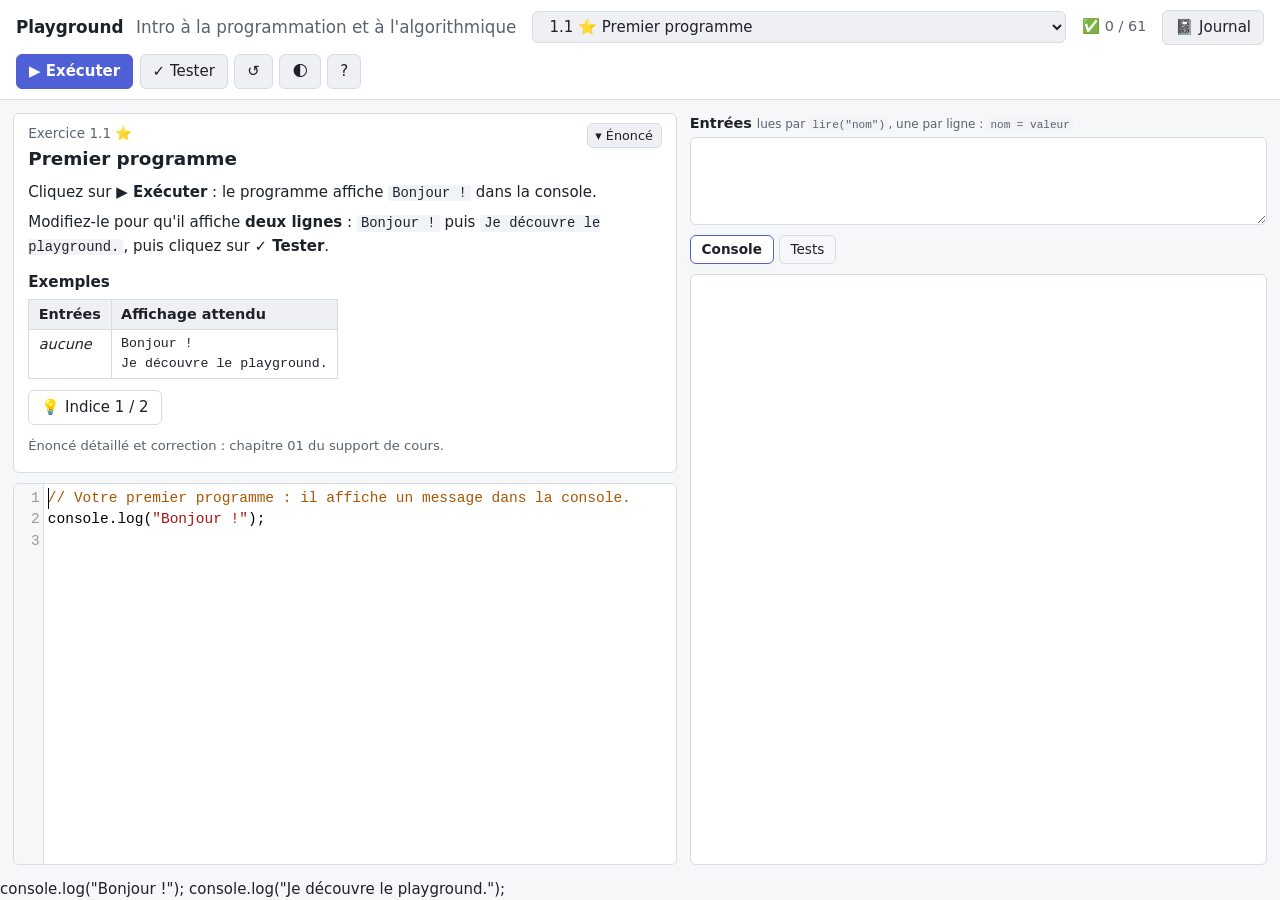
<file: playground/index.html>
<!doctype html>
<html lang="fr">
<head>
  <meta charset="utf-8">
  <meta name="viewport" content="width=device-width, initial-scale=1">
  <title>Playground — Introduction à la programmation et à l'algorithmique</title>
  <script>
    // Le thème choisi est appliqué avant l'affichage, pour éviter un éclair clair.
    try {
      const theme = localStorage.getItem('playground-intro-algo:theme');
      if (theme === 'clair') document.documentElement.dataset.theme = 'light';
      if (theme === 'sombre') document.documentElement.dataset.theme = 'dark';
    } catch (e) {
      // Mémoire indisponible : thème automatique.
    }
  </script>
  <link rel="stylesheet" href="codemirror/lib/codemirror.css">
  <link rel="stylesheet" href="codemirror/theme/material-darker.css">
  <link rel="stylesheet" href="playground.css">
  <link rel="stylesheet" href="schema.css">
</head>
<body>
  <header class="barre">
    <h1>Playground <span>Intro à la programmation et à l'algorithmique</span></h1>
    <label class="choix">
      <span class="sr">Exercice</span>
      <select id="choix-exercice"></select>
    </label>
    <span id="progression" class="progression"></span>
    <button id="btn-journal" title="Mon journal : à télécharger chaque soir et à déposer sur Moodle">📓 Journal</button>
    <div class="actions">
      <button id="btn-executer" class="primaire" title="Exécuter le code (Ctrl+Entrée)">▶ Exécuter</button>
      <button id="btn-tester" title="Lancer les tests de l'exercice">✓ Tester</button>
      <button id="btn-reinitialiser" title="Revenir au code de départ">↺</button>
      <button id="btn-theme" title="Thème">🌓</button>
      <button id="btn-aide" title="Aide">?</button>
    </div>
  </header>

  <main class="espace">
    <section class="gauche">
      <article class="enonce">
        <button id="btn-enonce" class="replier" aria-expanded="true" title="Afficher ou masquer l'énoncé">Énoncé</button>
        <div id="enonce-contenu"></div>
      </article>
      <div class="onglets-code">
        <button data-doc="js" class="actif">JavaScript</button>
        <button data-doc="html">HTML</button>
      </div>
      <div class="editeur"><textarea id="code"></textarea></div>
    </section>

    <section class="droite">
      <div class="entrees">
        <label for="entrees">Entrées <small>lues par <code>lire("nom")</code>, une par ligne : <code>nom = valeur</code></small></label>
        <textarea id="entrees" spellcheck="false"></textarea>
      </div>
      <nav class="onglets" role="tablist">
        <button data-panneau="console" class="actif" role="tab">Console</button>
        <button data-panneau="page" class="onglet-page" role="tab">Page</button>
        <button data-panneau="tests" role="tab">Tests</button>
      </nav>
      <div id="panneau-console" class="panneau console actif" aria-live="polite"></div>
      <div id="panneau-page" class="panneau page"><iframe id="page-iframe" title="Page de l'exercice" sandbox="allow-scripts allow-modals"></iframe></div>
      <div id="panneau-tests" class="panneau tests" aria-live="polite"></div>
      <div id="panneau-reponse" class="panneau-reponse">
        <div id="note-reponse" class="note-reponse" aria-live="polite"></div>
        <div id="schema-conteneur" class="schema-conteneur"></div>
      </div>
    </section>
  </main>

  <dialog id="aide">
    <h2>Aide</h2>
    <h3>Le principe</h3>
    <ol>
      <li>Choisissez un exercice dans la liste, en haut.</li>
      <li>Lisez l'énoncé, écrivez votre code.</li>
      <li><strong>▶ Exécuter</strong> (Ctrl+Entrée) lance votre code : ce qu'il affiche apparaît dans la console.</li>
      <li><strong>✓ Tester</strong> lance les tests de l'exercice : chaque ❌ explique ce qui ne va pas.</li>
      <li>Coincé ? Les indices 💡 sous l'énoncé, puis un coup de pouce sur le Discord ou auprès de Nami. La correction, dans le support de cours, en dernier recours.</li>
    </ol>
    <h3>Lire et écrire</h3>
    <ul>
      <li><code>console.log(valeur)</code> affiche une valeur dans la console : c'est l'<strong>ÉCRIRE</strong> du pseudo-code.</li>
      <li><code>lire("nom")</code> lit la valeur appelée <code>nom</code> dans le panneau <strong>Entrées</strong> : c'est le <strong>LIRE</strong> du pseudo-code. Cette fonction n'existe que dans le playground.</li>
      <li>Dans le panneau <strong>Entrées</strong>, une ligne par entrée : <code>age = 17</code>. Les nombres à virgule s'écrivent avec un point : <code>12.5</code>. Un texte qui ressemble à un nombre s'écrit entre guillemets : <code>code = "75001"</code>.</li>
      <li>Plusieurs valeurs séparées par des virgules, <code>notes = 12, 15, 9</code>, se lisent l'une après l'autre : le premier <code>lire("notes")</code> donne 12, le suivant 15, puis 9.</li>
    </ul>
    <h3>Bon à savoir</h3>
    <ul>
      <li>Votre code est <strong>sauvegardé automatiquement</strong> dans ce navigateur, exercice par exercice. Changer de navigateur ou vider ses données efface la sauvegarde.</li>
      <li><strong>↺</strong> remet le code de départ de l'exercice.</li>
      <li>Le code tourne en <strong>mode strict</strong> : toute variable doit être déclarée avec <code>let</code> ou <code>const</code>.</li>
      <li>Un programme qui ne s'arrête pas (boucle infinie) est interrompu au bout de 3 secondes. En mode page, si l'onglet se fige, fermez-le et rouvrez le playground : votre code est sauvegardé.</li>
      <li>Ctrl+/ commente ou décommente les lignes sélectionnées.</li>
      <li>🌓 change le thème : automatique (celui de votre système), sombre ou clair.</li>
      <li><strong>📓 Journal</strong> : chaque soir, téléchargez votre journal et déposez-le sur Moodle. Vous y cochez aussi votre auto-évaluation « Je sais… ».</li>
    </ul>
    <p><button id="btn-fermer-aide" class="primaire">Fermer</button></p>
  </dialog>

  <dialog id="journal" class="journal">
    <h2>📓 Mon journal</h2>
    <p>Chaque soir, téléchargez votre journal et déposez-le sur Moodle. Il contient tout votre travail depuis le début : vos essais, vos résultats aux tests, vos indices, vos réponses, votre auto-évaluation, avec leurs dates. Une signature permet de vérifier qu'il n'a pas été modifié après coup.</p>
    <p><label for="journal-nom"><strong>Votre prénom et votre nom</strong></label><br>
      <input id="journal-nom" autocomplete="name" placeholder="Prénom Nom"></p>
    <h3>Où vous en êtes</h3>
    <table class="journal-bilan">
      <thead><tr><th>Chapitre</th><th>Terminés</th><th>Commencés</th></tr></thead>
      <tbody id="journal-bilan"></tbody>
    </table>
    <h3>Auto-évaluation : « Je sais… »</h3>
    <p class="petit">Les listes qui terminent chaque chapitre. Cochez ce que vous savez faire, honnêtement : c'est pour vous, et pour savoir quoi revoir.</p>
    <div id="journal-auto" class="journal-auto"></div>
    <p class="journal-actions">
      <button id="btn-telecharger" class="primaire">⬇ Télécharger mon journal</button>
      <button id="btn-fermer-journal">Fermer</button>
    </p>
    <p id="journal-message" class="journal-message" aria-live="polite"></p>
  </dialog>

  <script src="codemirror/lib/codemirror.js"></script>
  <script src="codemirror/mode/javascript/javascript.js"></script>
  <script src="codemirror/mode/xml/xml.js"></script>
  <script src="codemirror/mode/css/css.js"></script>
  <script src="codemirror/mode/htmlmixed/htmlmixed.js"></script>
  <script src="codemirror/addon/edit/matchbrackets.js"></script>
  <script src="codemirror/addon/edit/closebrackets.js"></script>
  <script src="codemirror/addon/edit/closetag.js"></script>
  <script src="codemirror/addon/selection/active-line.js"></script>
  <script src="codemirror/addon/comment/comment.js"></script>
  <script src="moteur.js"></script>
  <script src="schema.js"></script>
  <script src="signature.js"></script>
  <!-- Un fichier par chapitre. Pour en ajouter un : une ligne ici. -->
  <script src="../exercices/01-mise-en-route.js"></script>
  <script src="../exercices/02-qu-est-ce-qu-un-algorithme.js"></script>
  <script src="../exercices/03-la-sequence.js"></script>
  <script src="../exercices/04-les-conditions.js"></script>
  <script src="../exercices/05-les-boucles.js"></script>
  <script src="../exercices/06-les-fonctions.js"></script>
  <script src="../exercices/07-algorithmes-sur-les-tableaux.js"></script>
  <script src="../exercices/08-trier-et-chercher.js"></script>
  <script src="../exercices/09-recursivite-et-complexite.js"></script>
  <script src="../exercices/10-mini-projet.js"></script>
  <script src="playground.js"></script>
</body>
</html>
console.log("Bonjour !");
console.log("Je découvre le playground.");
</file>
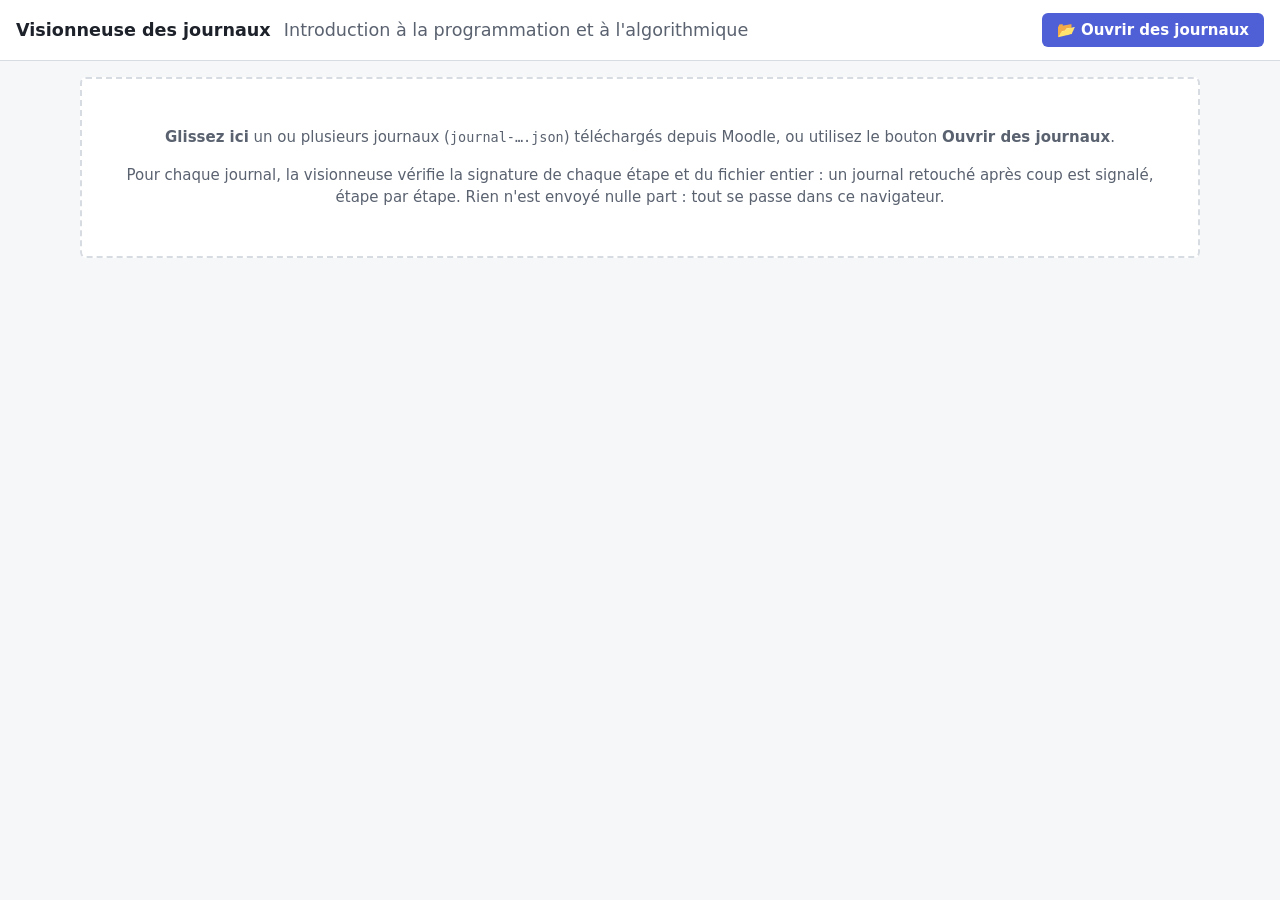
<file: outils/visionneuse-journal.html>
<!doctype html>
<html lang="fr">
<head>
  <meta charset="utf-8">
  <meta name="viewport" content="width=device-width, initial-scale=1">
  <title>Visionneuse des journaux — Introduction à la programmation et à l'algorithmique</title>
  <style>:root{--schema-trait: #1d2129;--schema-texte: #1d2129;--schema-fond-zone: #fbfbfd;--schema-grille: #e6e8ee;--schema-debut: #e2f4e8;--schema-es: #e2ecfb;--schema-action: #ffffff;--schema-decision: #fff3d1;--schema-appel: #eee5fb;--schema-selection: #4f5fd6}@media(prefers-color-scheme:dark){:root:not([data-theme=light]){--schema-trait: #d9d9e0;--schema-texte: #e4e4e8;--schema-fond-zone: #17161b;--schema-grille: #24222a;--schema-debut: #1d3a29;--schema-es: #1c2b45;--schema-action: #26242c;--schema-decision: #3b321c;--schema-appel: #2e2540;--schema-selection: #8393f0}}:root[data-theme=dark]{--schema-trait: #d9d9e0;--schema-texte: #e4e4e8;--schema-fond-zone: #17161b;--schema-grille: #24222a;--schema-debut: #1d3a29;--schema-es: #1c2b45;--schema-action: #26242c;--schema-decision: #3b321c;--schema-appel: #2e2540;--schema-selection: #8393f0}.schema-svg{display:block;font:15px system-ui,-apple-system,Segoe UI,Roboto,sans-serif}.schema-svg.schema-lecture{max-width:100%;height:auto}.schema-forme>*{stroke:var(--schema-trait);stroke-width:1.8;stroke-linejoin:round;fill:var(--schema-action)}.schema-debut>*{fill:var(--schema-debut)}.schema-es>*{fill:var(--schema-es)}.schema-decision>*{fill:var(--schema-decision)}.schema-appel>*{fill:var(--schema-appel)}.schema-forme>.schema-cadre-texte{fill:transparent;stroke:transparent}.schema-texte{fill:var(--schema-texte);stroke:none;user-select:none}.schema-etiquette{font-size:13px;font-style:italic}.schema-vide{fill:var(--schema-trait);opacity:.6;font-style:italic}.schema-trait{fill:none;stroke:var(--schema-trait);stroke-width:1.8}.schema-zone-clic{fill:none;stroke:transparent;stroke-width:14}.schema-pointe{fill:var(--schema-trait)}.schema-fond-etiquette{fill:var(--schema-fond-zone)}.schema-provisoire{stroke-dasharray:6 4}.schema-selection .schema-forme>*,.schema-selection .schema-trait{stroke:var(--schema-selection);stroke-width:2.6}.schema-selection .schema-forme>.schema-cadre-texte{stroke:var(--schema-selection);stroke-dasharray:4 3}.schema-selection .schema-pointe{fill:var(--schema-selection)}.schema-poignee{fill:var(--schema-selection);stroke:var(--schema-fond-zone);stroke-width:2;cursor:move}.schema-editeur{display:flex;flex-direction:column;min-height:0;gap:.35rem}.schema-barre{display:flex;flex-wrap:wrap;gap:.25rem;align-items:center}.schema-barre button{display:inline-flex;align-items:center;gap:.2rem;padding:.2em .5em;min-height:2rem}.schema-barre button.actif{border-color:var(--schema-selection);box-shadow:inset 0 0 0 1px var(--schema-selection)}.schema-icone .schema-forme>*{stroke-width:2.5}.schema-icone-texte{font-size:26px;font-weight:600}.schema-separateur{flex:0 0 .6rem}.schema-aide{margin:0;font-size:.8rem;opacity:.75}.schema-zone{position:relative;flex:1;min-height:14rem;overflow:auto;border:1px solid var(--schema-grille);border-radius:6px;background-color:var(--schema-fond-zone);background-image:radial-gradient(var(--schema-grille) 1px,transparent 1px);background-size:20px 20px;outline:none}.schema-zone:focus-visible{box-shadow:0 0 0 2px var(--schema-selection)}.schema-plan{position:relative}.schema-outil-forme .schema-svg{cursor:crosshair}.schema-outil-fleche .schema-svg{cursor:alias}.schema-noeud{cursor:grab}.schema-lien{cursor:pointer}.schema-saisie{position:absolute;z-index:2;box-sizing:border-box;font:15px system-ui,-apple-system,Segoe UI,Roboto,sans-serif;text-align:center;padding:.3rem;border:2px solid var(--schema-selection);border-radius:4px;background:var(--schema-fond-zone);color:var(--schema-texte);resize:none}:root{--fond: #f6f7f9;--surface: #ffffff;--surface-2: #eef0f4;--texte: #1d2129;--texte-doux: #5a6270;--bordure: #d7dbe2;--accent: #4f5fd6;--ok: #1d7f45;--ok-fond: #e5f5eb;--ko: #b3261e;--ko-fond: #fbe9e7;--encours: #8a5a00;--encours-fond: #fff3d1;--ajout: #e6f6ea;--retrait: #fdecea;--code-fond: #f1f3f7;--rayon: 6px;color-scheme:light}@media(prefers-color-scheme:dark){:root{--fond: #121114;--surface: #1b1a1f;--surface-2: #26242c;--texte: #e4e4e8;--texte-doux: #a3a3ad;--bordure: #34313b;--accent: #8393f0;--ok: #6fd39a;--ok-fond: #17301f;--ko: #ff8a80;--ko-fond: #3a1d1b;--encours: #ffcf70;--encours-fond: #3b321c;--ajout: #16301f;--retrait: #3a1d1b;--code-fond: #212121;color-scheme:dark}}*{box-sizing:border-box}body{margin:0;background:var(--fond);color:var(--texte);font:15px/1.5 system-ui,-apple-system,Segoe UI,Roboto,sans-serif}code,pre{font-family:ui-monospace,Cascadia Code,Consolas,monospace;font-size:.9em;font-variant-ligatures:none}pre{margin:0;white-space:pre-wrap;word-break:break-word}button{font:inherit;color:var(--texte);background:var(--surface-2);border:1px solid var(--bordure);border-radius:var(--rayon);padding:.3em .8em;cursor:pointer}button:hover{border-color:var(--accent)}h2{font-size:1.25rem}h3{font-size:1.05rem;margin:1.2rem 0 .4rem}.entete{display:flex;flex-wrap:wrap;gap:1rem;align-items:center;justify-content:space-between;padding:.8rem 1rem;background:var(--surface);border-bottom:1px solid var(--bordure)}.entete h1{font-size:1.1rem;margin:0}.entete h1 span{font-weight:400;color:var(--texte-doux);margin-left:.4em}.charger input{position:absolute;opacity:0;width:1px;height:1px}.charger span{display:inline-block;background:var(--accent);color:#fff;font-weight:600;border-radius:var(--rayon);padding:.4em 1em;cursor:pointer}@media(prefers-color-scheme:dark){.charger span{color:#121114}}.charger input:focus-visible+span{outline:2px solid var(--accent);outline-offset:2px}main{max-width:72rem;margin:0 auto;padding:1rem}.accueil{background:var(--surface);border:2px dashed var(--bordure);border-radius:var(--rayon);padding:2rem 1.5rem;text-align:center;color:var(--texte-doux)}table{border-collapse:collapse;width:100%;background:var(--surface)}th,td{border:1px solid var(--bordure);padding:.35rem .6rem;text-align:left;vertical-align:top}th,tr.actif td{background:var(--surface-2)}.badge{display:inline-block;border-radius:999px;padding:0 .6em;font-size:.82rem;font-weight:600;white-space:nowrap}.badge.ok{background:var(--ok-fond);color:var(--ok)}.badge.ko{background:var(--ko-fond);color:var(--ko)}.badge.encours{background:var(--encours-fond);color:var(--encours)}.badge.neutre{background:var(--surface-2);color:var(--texte-doux)}.detail{margin-top:1.5rem}.verdict{border-radius:var(--rayon);padding:.6rem .9rem;margin:.6rem 0;font-weight:600}.verdict.ok{background:var(--ok-fond);color:var(--ok)}.verdict.ko{background:var(--ko-fond);color:var(--ko)}.verdict ul{margin:.3rem 0 0;font-weight:400}.meta{color:var(--texte-doux);font-size:.88rem}.onglets{display:flex;gap:.3rem;margin:1rem 0 .6rem;border-bottom:1px solid var(--bordure)}.onglets button{border-bottom:0;border-radius:var(--rayon) var(--rayon) 0 0;background:transparent}.onglets button.actif{background:var(--surface);border-color:var(--accent);font-weight:600}.filtre{display:block;margin:.4rem 0;color:var(--texte-doux);font-size:.9rem}.etape{background:var(--surface);border:1px solid var(--bordure);border-radius:var(--rayon);margin:.4rem 0}.etape.invalide{border-color:var(--ko)}.etape>summary{cursor:pointer;padding:.45rem .7rem;display:flex;flex-wrap:wrap;gap:.4rem .8rem;align-items:center}.etape>summary .titre{font-weight:600}.etape .stats{color:var(--texte-doux);font-size:.85rem}.etape .contenu{padding:0 .9rem .8rem}.code{border:1px solid var(--bordure);border-radius:var(--rayon);background:var(--code-fond);overflow:auto;max-height:28rem}.code table{background:transparent;width:auto;min-width:100%}.code td{border:0;padding:0 .5rem}.code td.num{color:var(--texte-doux);text-align:right;user-select:none;width:1%}.code tr.ajout td{background:var(--ajout)}.code tr.retrait td{background:var(--retrait);text-decoration:line-through;opacity:.8}.code td.signe{width:1%;color:var(--texte-doux)}.historique td:first-child{white-space:nowrap;color:var(--texte-doux);font-size:.88rem}.historique details summary{cursor:pointer;color:var(--accent);font-size:.88rem}.chronologie .jour td{background:var(--surface-2);font-weight:600}.schema-cadre{background:var(--surface);border:1px solid var(--bordure);border-radius:var(--rayon);padding:.5rem;overflow:auto}.auto ul{list-style:none;padding-left:.3rem}.auto li{margin:.15rem 0}.auto .date{color:var(--texte-doux);font-size:.82rem;margin-left:.4rem}.depot{position:fixed;inset:0;background:#4f5fd62e;border:4px dashed var(--accent);display:flex;align-items:center;justify-content:center;font-size:1.6rem;font-weight:700;color:var(--accent);pointer-events:none}.depot[hidden],[hidden]{display:none!important}
</style>
</head>
<body>
  <header class="entete">
    <h1>Visionneuse des journaux <span>Introduction à la programmation et à l'algorithmique</span></h1>
    <label class="charger">
      <input id="fichiers" type="file" accept=".json,application/json" multiple>
      <span>📂 Ouvrir des journaux</span>
    </label>
  </header>

  <main>
    <section id="accueil" class="accueil">
      <p><strong>Glissez ici</strong> un ou plusieurs journaux (<code>journal-….json</code>) téléchargés depuis Moodle, ou utilisez le bouton <strong>Ouvrir des journaux</strong>.</p>
      <p>Pour chaque journal, la visionneuse vérifie la signature de chaque étape et du fichier entier : un journal retouché après coup est signalé, étape par étape. Rien n'est envoyé nulle part : tout se passe dans ce navigateur.</p>
    </section>

    <section id="liste" class="liste" hidden>
      <h2>Journaux ouverts</h2>
      <table>
        <thead><tr><th>Apprenant</th><th>Produit le</th><th>Terminées</th><th>Commencées</th><th>Signature</th><th></th></tr></thead>
        <tbody id="liste-corps"></tbody>
      </table>
    </section>

    <section id="detail" class="detail" hidden></section>
  </main>

  <div id="depot" class="depot" hidden><p>Déposez les journaux</p></div>

  <script>(function(B){"use strict";const p=(function(){for(var n,i=new Uint8Array(123),c=25;c>=0;--c)i[48+c]=52+c,i[65+c]=c,i[97+c]=26+c;i[43]=62,i[47]=63;function b(w,f,A){for(var O,t,k=0,E=f,M=A.length,W=f+(M*3>>2)-(A[M-2]=="=")-(A[M-1]=="=");k<M;k+=4)O=i[A.charCodeAt(k+1)],t=i[A.charCodeAt(k+2)],w[E++]=i[A.charCodeAt(k)]<<2|O>>4,E<W&&(w[E++]=O<<4|t>>2),E<W&&(w[E++]=t<<6|i[A.charCodeAt(k+3)])}function m(w){b(n,66956,"HAE="),b(n,66968,"BAAAAAABAACYL4pCkUQ3cc/7wLWl27XpW8JWOfER8Vmkgj+S1V4cq5iqB9gBW4MSvoUxJMN9DFV0Xb5y/rHegKcG3Jt08ZvBwWmb5IZHvu/GncEPzKEMJG8s6S2qhHRK3KmwXNqI+XZSUT6YbcYxqMgnA7DHf1m/8wvgxkeRp9VRY8oGZykpFIUKtyc4IRsu/G0sTRMNOFNUcwpluwpqdi7JwoGFLHKSoei/oktmGqhwi0vCo1FsxxnoktEkBpnWhTUO9HCgahAWwaQZCGw3Hkx3SCe1vLA0swwcOUqq2E5Pypxb828uaO6Cj3RvY6V4FHjIhAgCx4z6/76Q62xQpPej+b7yeHHG")}function L(w){var f=new ArrayBuffer(131072),A=new Int8Array(f),O=new Int16Array(f),t=new Int32Array(f),k=new Uint8Array(f),E=new Uint16Array(f),M=new Uint32Array(f),W=new Float32Array(f),re=new Float64Array(f),ve=Math.imul,fe=Math.fround,he=Math.abs,ge=Math.clz32,Ae=Math.min,ke=Math.max,me=Math.floor,we=Math.ceil,pe=Math.trunc,ye=Math.sqrt,F=0,U=0,H=0,x=0,C=0,P=0,S=0,q=0,d=0,G=0,J=0;function R(r){var e=0,a=0,o=0,v=0,h=0,s=0,u=0,K=0,N=0,j=0,V=0,$=0;if(A[d+66592|0]=r,d=d+1|0,r=J,e=r,a=r+1|0,r=G+1|0,e=r?e:a,G=r,J=e,(d|0)==64){for(r=0;;){if((r|0)<16){e=r<<2,a=t[e+66592>>2],o=a&-16711936,o=(o&16777215)<<8|(o&-16777216)>>>24,V=e+66656|0,$=l(a&16711935,8)|o,t[V>>2]=$,r=r+1|0;continue}break}for(r=16;;){if((r|0)<64){e=r<<2,a=t[e+66648>>2],o=e+66656|0,v=t[e+66628>>2],h=t[e+66592>>2],e=t[e+66596>>2],V=o,$=(v+(h+(l(e,7)^l(e,18)^e>>>3)|0)|0)+(l(a,17)^l(a,19)^a>>>10)|0,t[V>>2]=$,r=r+1|0;continue}break}for(v=F,r=U,e=H,u=x,h=C,a=P,o=S,K=q;;){if((N|0)<64){s=N<<2,s=t[s+66656>>2]+(t[s+66976>>2]+(((l(h,6)^l(h,11)^l(h,25))+K|0)+(a&h^(h^-1)&o)|0)|0)|0,j=(l(v,2)^l(v,13)^l(v,22))+(r&e^(r&v^e&v))|0,K=o,o=a,a=h,h=s+u|0,u=e,e=r,r=v,v=s+j|0,N=N+1|0;continue}break}F=F+v|0,U=U+r|0,H=H+e|0,x=x+u|0,C=C+h|0,P=P+a|0,S=S+o|0,q=q+K|0,d=0}}function _(r){var e=0,a=0,o=0,v=0,h=0,s=0,u=0;for(e=G,o=J<<3|e>>>29,h=e<<3,R(128);;){if((d|0)!=56){R(0);continue}break}for(e=7;;){if((e|0)>=0){v=e<<3,a=v&31,(v&63)>>>0>=32?a=o>>>a|0:a=((1<<a)-1&o)<<32-a|h>>>a,R(a&255),e=e-1|0;continue}break}e=F,a=e&-16711936,s=r,u=(a&16777215)<<8|(a&-16777216)>>>24|l(e&16711935,8),t[s>>2]=u,e=U,a=e&-16711936,s=r,u=(a&16777215)<<8|(a&-16777216)>>>24|l(e&16711935,8),t[s+4>>2]=u,e=H,a=e&-16711936,s=r,u=(a&16777215)<<8|(a&-16777216)>>>24|l(e&16711935,8),t[s+8>>2]=u,e=x,a=e&-16711936,s=r,u=(a&16777215)<<8|(a&-16777216)>>>24|l(e&16711935,8),t[s+12>>2]=u,e=C,a=e&-16711936,s=r,u=(a&16777215)<<8|(a&-16777216)>>>24|l(e&16711935,8),t[s+16>>2]=u,e=P,a=e&-16711936,s=r,u=(a&16777215)<<8|(a&-16777216)>>>24|l(e&16711935,8),t[s+20>>2]=u,e=S,a=e&-16711936,s=r,u=(a&16777215)<<8|(a&-16777216)>>>24|l(e&16711935,8),t[s+24>>2]=u,a=r,r=q,e=r&-16711936,s=a,u=(e&16777215)<<8|(e&-16777216)>>>24|l(r&16711935,8),t[s+28>>2]=u}function Q(r){for(var e=0,a=0;;){if((a|0)<64){if((a|0)<32)e:{a:switch(a|0){case 0:e=(t[16755]^-1231918729)>>>11&255;break e;case 1:e=(t[16788]^689871844)>>>11&255;break e;case 2:e=(t[16753]^-601848404)>>>23&255;break e;case 3:e=(t[16764]^2080737580)>>>16&255;break e;case 4:e=(t[16759]^8951488)>>>11&255;break e;case 5:e=(t[16796]^-644161973)>>>1&255;break e;case 6:e=(t[16759]^-681050230)>>>8&255;break e;case 7:e=(t[16779]^-1855198456)>>>7&255;break e;case 8:e=(t[16749]^2110160132)>>>24|0;break e;case 9:e=(t[16807]^-1137605436)>>>5&255;break e;case 10:e=(t[16779]^-190807027)>>>11&255;break e;case 11:e=(t[16767]^785047559)>>>12&255;break e;case 12:e=(t[16790]^1132667009)>>>9&255;break e;case 13:e=(t[16785]^381203395)>>>3&255;break e;case 14:e=(t[16789]^-1986994037)>>>23&255;break e;case 15:e=(t[16748]^-118188710)>>>10&255;break e;case 16:e=(t[16793]^-1429360431)>>>3&255;break e;case 17:e=(t[16754]^-1961091968)>>>16&255;break e;case 18:e=(t[16787]^-761077274)>>>11&255;break e;case 19:e=(t[16760]^329038863)>>>9&255;break e;case 20:e=(t[16784]^782203375)>>>6&255;break e;case 21:e=(t[16771]^-662747330)>>>21&255;break e;case 22:e=(t[16792]^-1621844397)&255;break e;case 23:e=(t[16753]^1124972692)>>>18&255;break e;case 24:e=(t[16748]^1595552354)>>>15&255;break e;case 25:e=(t[16768]^-1585480990)>>>16&255;break e;case 26:e=(t[16771]^-1681130749)>>>13&255;break e;case 27:e=(t[16755]^2112665846)>>>13&255;break e;case 28:e=(t[16800]^-296209611)>>>2&255;break e;case 29:e=(t[16796]^-2010281767)>>>5&255;break e;case 30:e=(t[16797]^-1684122254)>>>1&255;break e;case 31:e=(t[16750]^137250023)>>>15&255;break e;default:break a}e=0}else e=0;R(e^r),a=a+1|0;continue}break}}function X(r,e){for(var a=0;;){if((e|0)>(a|0)){R(k[r+a|0]),a=a+1|0;continue}break}}function ne(){return 65536}function ie(){_(66912),F=1779033703,U=-1150833019,H=1013904242,x=-1521486534,C=1359893119,P=-1694144372,S=528734635,q=1541459225,d=0,G=0,J=0,Q(92),X(66912,32),_(66560)}function oe(){F=1779033703,U=-1150833019,H=1013904242,x=-1521486534,C=1359893119,P=-1694144372,S=528734635,q=1541459225,d=0,G=0,J=0,Q(54)}function ce(r){r=r|0,X(1024,(r|0)>=65536?65536:r)}function se(){return 1024}function ue(){return 66560}function l(r,e){var a=0,o=0;return a=e&31,o=(-1<<a&r)>>>a|0,a=r,r=0-e&31,o|(a&-1>>>r)<<r}n=k,m(w);function le(){return f.byteLength>>16}function be(r){r=r|0;var e=le()|0,a=e+r|0;if(e<a&&a<65536){var o=new ArrayBuffer(a<<16),v=new Int8Array(o);v.set(A),A=new Int8Array(o),O=new Int16Array(o),t=new Int32Array(o),k=new Uint8Array(o),E=new Uint16Array(o),M=new Uint32Array(o),W=new Float32Array(o),re=new Float64Array(o),f=o,n=k}return e}return{adresseTampon:se,tailleTampon:ne,adresseSortie:ue,hmacDebut:oe,hmacAjouter:ce,hmacFin:ie,memory:Object.create(Object.prototype,{grow:{value:be},buffer:{get:function(){return f}}})}}var g=L({});return g})(),ee=new TextEncoder;function I(n){const i=ee.encode(n),c=p.tailleTampon(),b=new Uint8Array(p.memory.buffer,p.adresseTampon(),c);p.hmacDebut();for(let g=0;g<i.length;g+=c){const w=i.subarray(g,g+c);b.set(w),p.hmacAjouter(w.length)}p.hmacFin();const m=new Uint8Array(p.memory.buffer,p.adresseSortie(),32);let L="";for(let g=0;g<32;g++)L+=(m[g]<16?"0":"")+m[g].toString(16);return L}function y(n){return n===null||typeof n!="object"?n===void 0?"null":JSON.stringify(n):Array.isArray(n)?"["+n.map(y).join(",")+"]":"{"+Object.keys(n).filter(i=>n[i]!==void 0).sort().map(i=>JSON.stringify(i)+":"+y(n[i])).join(",")+"}"}function T(n,...i){const c=Object.assign({},n);for(const b of i)delete c[b];return c}const z=n=>T(n,"etapes","autoEvaluation","signatureFichier"),D=n=>I(`etape
`+y(T(n,"signature"))),Y=n=>I(`auto-evaluation
`+y(T(n,"signature"))),Z=n=>I(`fichier
`+y(T(n,"signatureFichier")));function ae(n){let i=I(`entete
`+y(z(n)));for(const c of n.etapes)c.precedente=i,c.signature=D(c),i=c.signature;return n.autoEvaluation&&(n.autoEvaluation.precedente=i,n.autoEvaluation.signature=Y(n.autoEvaluation)),n.signatureFichier=Z(n),n}function te(n){if(!n||typeof n!="object"||!Array.isArray(n.etapes)||n.format!=="journal-intro-algo")return{valide:!1,erreur:"Ce fichier n'est pas un journal du cours."};const i={valide:!0,fichier:Z(n)===n.signatureFichier,etapes:[],autoEvaluation:null};let c=I(`entete
`+y(z(n)));i.entete=n.etapes.length?n.etapes[0].precedente===c:i.fichier;for(const b of n.etapes){const m={id:b.id,signature:D(b)===b.signature,chaine:b.precedente===c};m.valide=m.signature&&m.chaine,i.etapes.push(m),c=b.signature}if(n.autoEvaluation){const b=n.autoEvaluation;i.autoEvaluation={signature:Y(b)===b.signature,chaine:b.precedente===c},i.autoEvaluation.valide=i.autoEvaluation.signature&&i.autoEvaluation.chaine}return i.valide=i.fichier&&i.entete&&i.etapes.every(b=>b.valide)&&(!i.autoEvaluation||i.autoEvaluation.valide),i}B.Signature={version:1,canonique:y,signerJournal:ae,verifierJournal:te}})(typeof window!="undefined"?window:globalThis);
</script>
<script>(function(oe){"use strict";const B="http://www.w3.org/2000/svg",ce='15px system-ui, -apple-system, "Segoe UI", Roboto, sans-serif',L={debut:{nom:"D\xE9but / fin",texte:"D\xE9but",touche:"D"},es:{nom:"Entr\xE9e / sortie",texte:"Lire \u2026",touche:"E"},action:{nom:"Action",texte:"action",touche:"R"},decision:{nom:"D\xE9cision",texte:"condition ?",touche:"L"},appel:{nom:"Appel de fonction",texte:"fonction()",touche:"F"},texte:{nom:"Texte libre",texte:"texte",touche:"T"}};let G=null;function U(i){return G||(G=document.createElement("canvas").getContext("2d"),G.font=ce),G.measureText(i).width}function V(i){return String(i.texte==null?"":i.texte).split(`
`)}function T(i){const r=V(i),t=Math.max(...r.map(U),20),l=r.length*19;switch(i.type){case"debut":return{l:Math.max(90,t+44),h:Math.max(40,l+18)};case"es":return{l:Math.max(110,t+56),h:Math.max(44,l+20)};case"decision":return{l:Math.max(120,2*t+24),h:Math.max(64,2*l+16)};case"appel":return{l:Math.max(110,t+44),h:Math.max(44,l+20)};case"texte":return{l:t+12,h:l+8};default:return{l:Math.max(100,t+32),h:Math.max(44,l+20)}}}function X(i,r,t){const{l,h:o}=T(i),n=r-i.x,a=t-i.y;if(!n&&!a)return{x:i.x,y:i.y};let u;return i.type==="decision"?u=1/(Math.abs(n)/(l/2)+Math.abs(a)/(o/2)):u=Math.min(Math.abs(n)?l/2/Math.abs(n):1/0,Math.abs(a)?o/2/Math.abs(a):1/0),{x:i.x+n*u,y:i.y+a*u}}function Z(i,r){const t=r.get(i.de),l=r.get(i.vers);if(!t||!l)return null;const o=(t.x+l.x)/2+(i.courbe?i.courbe.dx:0),n=(t.y+l.y)/2+(i.courbe?i.courbe.dy:0),a=!!(i.courbe&&(i.courbe.dx||i.courbe.dy)),u=X(t,a?o:l.x,a?n:l.y),f=X(l,a?o:t.x,a?n:t.y),M=a?{x:2*o-(u.x+f.x)/2,y:2*n-(u.y+f.y)/2}:null,A=a?{x:o,y:n}:{x:(u.x+f.x)/2,y:(u.y+f.y)/2},g=M||u,m=Math.atan2(f.y-g.y,f.x-g.x);return{p0:u,p2:f,c:M,milieu:A,angle:m}}function x(i,r,t){const l=document.createElementNS(B,i);for(const o in r)l.setAttribute(o,r[o]);return t&&t.appendChild(l),l}function H(i,r,t,l,o,n){const a=x("g",{class:"schema-forme schema-"+i},l),u=o-r/2,f=n-t/2;if(i==="debut")x("rect",{x:u,y:f,width:r,height:t,rx:t/2,ry:t/2},a);else if(i==="es"){const M=Math.min(16,r/6);x("polygon",{points:[[u+M,f],[u+r,f],[u+r-M,f+t],[u,f+t]].join(" ")},a)}else i==="decision"?x("polygon",{points:[[o,f],[u+r,n],[o,f+t],[u,n]].join(" ")},a):i==="appel"?(x("rect",{x:u,y:f,width:r,height:t,rx:3},a),x("line",{x1:u+9,y1:f,x2:u+9,y2:f+t},a),x("line",{x1:u+r-9,y1:f,x2:u+r-9,y2:f+t},a)):i==="texte"?x("rect",{x:u,y:f,width:r,height:t,class:"schema-cadre-texte"},a):x("rect",{x:u,y:f,width:r,height:t,rx:4},a);return a}function O(i,r,t,l,o){const n=x("text",{x:r,y:t-(i.length-1)*19/2,class:o||"schema-texte","text-anchor":"middle","dominant-baseline":"central"},l);return i.forEach((a,u)=>{const f=x("tspan",{x:r,dy:u?19:0},n);f.textContent=a||" "}),n}function Q(i,r){const t=x("g",{class:"schema-noeud","data-id":i.id},r),{l,h:o}=T(i);return H(i.type,l,o,t,i.x,i.y),O(V(i),i.x,i.y,t),t}function W(i,r,t){const l=Z(i,r);if(!l)return null;const o=x("g",{class:"schema-lien","data-id":i.id},t),{p0:n,p2:a,c:u}=l,f=u?`M${n.x},${n.y} Q${u.x},${u.y} ${a.x},${a.y}`:`M${n.x},${n.y} L${a.x},${a.y}`;x("path",{d:f,class:"schema-zone-clic"},o),x("path",{d:f,class:"schema-trait"},o);const M=l.angle,A=[[a.x,a.y],[a.x-12*Math.cos(M-.4),a.y-12*Math.sin(M-.4)],[a.x-12*Math.cos(M+.4),a.y-12*Math.sin(M+.4)]];if(x("polygon",{points:A.join(" "),class:"schema-pointe"},o),i.texte){const g=String(i.texte).split(`
`),m=Math.max(...g.map(U))+10,y=g.length*19+2;x("rect",{x:l.milieu.x-m/2,y:l.milieu.y-y/2,width:m,height:y,rx:3,class:"schema-fond-etiquette"},o),O(g,l.milieu.x,l.milieu.y,o,"schema-texte schema-etiquette")}return{g:o,geo:l}}function z(i){return new Map((i.noeuds||[]).map(r=>[r.id,r]))}function F(i){const r=i&&typeof i=="object"?i:{},t=Array.isArray(r.noeuds)?r.noeuds.filter(n=>n&&L[n.type]&&isFinite(n.x)&&isFinite(n.y)):[],l=new Set(t.map(n=>n.id)),o=Array.isArray(r.liens)?r.liens.filter(n=>n&&l.has(n.de)&&l.has(n.vers)):[];return{noeuds:t.map(n=>({id:String(n.id),type:n.type,x:+n.x,y:+n.y,texte:String(n.texte==null?"":n.texte)})),liens:o.map(n=>{const a={id:String(n.id),de:String(n.de),vers:String(n.vers),texte:String(n.texte==null?"":n.texte)};return n.courbe&&isFinite(n.courbe.dx)&&isFinite(n.courbe.dy)&&(a.courbe={dx:+n.courbe.dx,dy:+n.courbe.dy}),a})}}function re(i){const r=F(i),t=x("svg",{class:"schema-svg schema-lecture",xmlns:B});if(!r.noeuds.length)return t.setAttribute("viewBox","0 0 300 40"),O(["(sch\xE9ma vide)"],150,20,t,"schema-texte schema-vide"),t;const l=z(r);let o=1/0,n=1/0,a=-1/0,u=-1/0;const f=(m,y)=>{o=Math.min(o,m),n=Math.min(n,y),a=Math.max(a,m),u=Math.max(u,y)};for(const m of r.noeuds){const{l:y,h:C}=T(m);f(m.x-y/2,m.y-C/2),f(m.x+y/2,m.y+C/2)}const M=x("g",{},t);for(const m of r.liens){const y=W(m,l,M);y&&y.geo.c&&f(y.geo.milieu.x,y.geo.milieu.y)}const A=x("g",{},t);r.noeuds.forEach(m=>Q(m,A));const g=20;return t.setAttribute("viewBox",[o-g,n-g,a-o+2*g,u-n+2*g].join(" ")),t.setAttribute("width",Math.round(a-o+2*g)),t}function ae(i,r){r=r||{};let t=F(r.modele),l="selection",o=null,n=null,a=null;const u=[],f=[];let M=Date.now()%1e5;const A=e=>e+(++M).toString(36);i.classList.add("schema-editeur"),i.innerHTML="";const g=document.createElement("div");g.className="schema-barre";const m=document.createElement("p");m.className="schema-aide",m.textContent="Choisissez une forme, puis cliquez dans la zone. Double-clic : \xE9crire dans une forme ou sur une fl\xE8che. Fl\xE8che : glissez d'une forme \xE0 une autre. Suppr : effacer. Ctrl+Z : annuler.";const y=document.createElement("div");y.className="schema-zone",y.tabIndex=0;const C=document.createElement("div");C.className="schema-plan";const b=x("svg",{class:"schema-svg",xmlns:B});C.appendChild(b),y.appendChild(C),i.append(g,m,y);const J={};function D(e,c,s,d,h){const p=document.createElement("button");if(p.type="button",p.title=s,p.setAttribute("aria-label",s),h){const I=x("svg",{width:26,height:18,viewBox:"0 0 52 36",class:"schema-icone"});h(I),p.appendChild(I)}return c&&p.appendChild(document.createTextNode(c)),p.addEventListener("click",d),g.appendChild(p),J[e]=p,p}D("selection","\u2196","S\xE9lectionner et d\xE9placer (V)",()=>S("selection"));for(const e of Object.keys(L))D(e,"",L[e].nom+" ("+L[e].touche+")",()=>S(e),c=>{e==="texte"?O(["T"],26,18,c,"schema-texte schema-icone-texte"):H(e,e==="decision"?46:44,e==="decision"?32:26,c,26,18)});D("fleche","\u2192","Fl\xE8che : glisser d'une forme \xE0 une autre (A)",()=>S("fleche"));const _=document.createElement("span");_.className="schema-separateur",g.appendChild(_),D("supprimer","\u{1F5D1}","Supprimer la s\xE9lection (Suppr)",()=>ne()),D("annuler","\u21B6","Annuler (Ctrl+Z)",()=>j()),D("retablir","\u21B7","R\xE9tablir (Ctrl+Y)",()=>K());function S(e){l=e;for(const c in J)J[c].classList.toggle("actif",c===e);y.classList.toggle("schema-outil-forme",!!L[e]),y.classList.toggle("schema-outil-fleche",e==="fleche"),y.focus()}const N=()=>JSON.stringify(t);function P(){u.push(N()),u.length>60&&u.shift(),f.length=0}function k(){w(),r.surChangement&&r.surChangement(JSON.parse(N()))}function j(){u.length&&(f.push(N()),t=JSON.parse(u.pop()),o=null,k())}function K(){f.length&&(u.push(N()),t=JSON.parse(f.pop()),o=null,k())}function w(){for(;b.firstChild;)b.removeChild(b.firstChild);const e=z(t);let c=1100,s=760;for(const h of t.noeuds)c=Math.max(c,h.x+240),s=Math.max(s,h.y+200);b.setAttribute("width",c),b.setAttribute("height",s),C.style.width=c+"px",C.style.height=s+"px";const d=x("g",{},b);for(const h of t.liens){const p=W(h,e,d);p&&o&&o.type==="lien"&&o.id===h.id&&(p.g.classList.add("schema-selection"),x("circle",{cx:p.geo.milieu.x,cy:p.geo.milieu.y,r:6,class:"schema-poignee","data-poignee":h.id},d))}for(const h of t.noeuds){const p=Q(h,d);o&&o.type==="noeud"&&o.id===h.id&&p.classList.add("schema-selection")}if(n&&n.type==="fleche"&&n.courant){const h=e.get(n.de);x("line",{x1:h.x,y1:h.y,x2:n.courant.x,y2:n.courant.y,class:"schema-trait schema-provisoire"},d)}}function Y(e){const c=b.getBoundingClientRect();return{x:e.clientX-c.left,y:e.clientY-c.top}}const R=e=>Math.round(e/10)*10;function ee(e){const c=e.target.closest("[data-poignee]");if(c)return{type:"poignee",id:c.getAttribute("data-poignee")};const s=e.target.closest(".schema-noeud");if(s)return{type:"noeud",id:s.getAttribute("data-id")};const d=e.target.closest(".schema-lien");return d?{type:"lien",id:d.getAttribute("data-id")}:null}const le=e=>{for(let c=t.noeuds.length-1;c>=0;c--){const s=t.noeuds[c],{l:d,h}=T(s);if(Math.abs(e.x-s.x)<=d/2&&Math.abs(e.y-s.y)<=h/2)return s}return null};b.addEventListener("pointerdown",e=>{if(a||e.button!==0)return;y.focus();const c=Y(e),s=ee(e);if(L[l]){P();const d={id:A("n"),type:l,x:R(c.x),y:R(c.y),texte:L[l].texte};t.noeuds.push(d),o={type:"noeud",id:d.id},S("selection"),k(),setTimeout(()=>$(d),0);return}if(l==="fleche"){s&&s.type==="noeud"&&(n={type:"fleche",de:s.id,courant:c},b.setPointerCapture(e.pointerId));return}if(s&&s.type==="poignee"){n={type:"courbe",id:s.id,avant:N(),bouge:!1},b.setPointerCapture(e.pointerId);return}if(s&&s.type==="noeud"){const d=t.noeuds.find(h=>h.id===s.id);o={type:"noeud",id:d.id},n={type:"deplacer",id:d.id,dx:c.x-d.x,dy:c.y-d.y,avant:N(),bouge:!1},b.setPointerCapture(e.pointerId)}else s&&s.type==="lien"?o={type:"lien",id:s.id}:o=null;w()}),b.addEventListener("pointermove",e=>{if(!n)return;const c=Y(e);if(n.type==="deplacer"){const s=t.noeuds.find(p=>p.id===n.id),d=Math.max(20,R(c.x-n.dx)),h=Math.max(20,R(c.y-n.dy));(d!==s.x||h!==s.y)&&(s.x=d,s.y=h,n.bouge=!0,w())}else if(n.type==="courbe"){const s=t.liens.find(I=>I.id===n.id),d=z(t),h=d.get(s.de),p=d.get(s.vers);s.courbe={dx:Math.round(c.x-(h.x+p.x)/2),dy:Math.round(c.y-(h.y+p.y)/2)},Math.abs(s.courbe.dx)<6&&Math.abs(s.courbe.dy)<6&&delete s.courbe,n.bouge=!0,w()}else n.type==="fleche"&&(n.courant=c,w())});function te(e){if(!n)return;const c=n;if(n=null,c.type==="fleche"){const s=e?le(Y(e)):null;if(s&&s.id!==c.de&&!t.liens.some(d=>d.de===c.de&&d.vers===s.id)){P();const d={id:A("l"),de:c.de,vers:s.id,texte:""};t.liens.push(d),o={type:"lien",id:d.id},k()}else w()}else c.bouge&&(u.push(c.avant),f.length=0,k())}b.addEventListener("pointerup",te),b.addEventListener("pointercancel",()=>te(null)),b.addEventListener("dblclick",e=>{const c=document.elementFromPoint(e.clientX,e.clientY),s=c?ee({target:c}):null;s&&(s.type==="noeud"&&$(t.noeuds.find(d=>d.id===s.id)),s.type==="lien"&&$(t.liens.find(d=>d.id===s.id),!0))});function $(e,c){if(!e)return;const s=z(t);let d,h,p,I;if(c){const E=Z(e,s);d=E.milieu.x,h=E.milieu.y,p=120,I=30}else{const E=T(e);d=e.x,h=e.y,p=Math.max(E.l,140),I=Math.max(E.h,36)}const v=document.createElement("textarea");v.className="schema-saisie",v.value=e.texte||"",v.style.left=d-p/2+"px",v.style.top=h-I/2+"px",v.style.width=p+"px",v.style.height=I+"px",v.setAttribute("aria-label","Texte"),C.appendChild(v),a={champ:v,objet:e},v.focus(),v.select();let ie=!1;const q=E=>{if(ie)return;ie=!0;const se=v.value.replace(/\s+$/,"");v.remove(),a=null,E&&se!==(e.texte||"")?(P(),e.texte=se,k()):w(),y.focus()};v.addEventListener("keydown",E=>{E.stopPropagation(),E.key==="Enter"&&!E.shiftKey?(E.preventDefault(),q(!0)):E.key==="Escape"&&(E.preventDefault(),q(!1))}),v.addEventListener("blur",()=>q(!0))}function ne(){if(o){if(P(),o.type==="noeud"){const e=o.id;t.noeuds=t.noeuds.filter(c=>c.id!==e),t.liens=t.liens.filter(c=>c.de!==e&&c.vers!==e)}else t.liens=t.liens.filter(e=>e.id!==o.id);o=null,k()}}return y.addEventListener("keydown",e=>{if(a)return;const c=e.ctrlKey||e.metaKey;if(e.key==="Delete"||e.key==="Backspace")e.preventDefault(),ne();else if(c&&e.key.toLowerCase()==="z")e.preventDefault(),e.shiftKey?K():j();else if(c&&e.key.toLowerCase()==="y")e.preventDefault(),K();else if(e.key==="Escape")o=null,S("selection"),w();else if(e.key==="Enter"&&o)e.preventDefault(),o.type==="noeud"?$(t.noeuds.find(s=>s.id===o.id)):$(t.liens.find(s=>s.id===o.id),!0);else if(!c&&!e.altKey){const s=e.key.toUpperCase();if(s==="V")S("selection");else if(s==="A")S("fleche");else{const d=Object.keys(L).find(h=>L[h].touche===s);d&&S(d)}}}),S("selection"),w(),{modele:()=>JSON.parse(N()),charger(e){t=F(e),o=null,u.length=0,f.length=0,w()}}}oe.Schema={editeur:ae,rendre:re,normaliser:F,TYPES:L}})(typeof window!="undefined"?window:globalThis);
</script>
<script>(function(){"use strict";const f=e=>document.querySelector(e),v=[];let y=null;function t(e,n,...o){const a=document.createElement(e);for(const i in n||{})i==="classe"?a.className=n[i]:i.startsWith("sur")?a.addEventListener(i.slice(3),n[i]):n[i]!==void 0&&n[i]!==!1&&a.setAttribute(i,n[i]);for(const i of o.flat())i==null||i===!1||a.appendChild(typeof i=="string"||typeof i=="number"?document.createTextNode(String(i)):i);return a}const g=e=>e?new Date(e).toLocaleString("fr-FR",{dateStyle:"short",timeStyle:"medium"}):"\u2014",j=e=>e?new Date(e).toLocaleTimeString("fr-FR"):"",q=e=>new Date(e).toLocaleDateString("fr-FR",{weekday:"long",day:"numeric",month:"long"}),m=(e,n)=>t("span",{classe:"badge "+e},n),T={r\u00E9ussi:"ok",rendu:"ok",commenc\u00E9:"encours","non commenc\xE9":"neutre"};async function b(e){for(const o of e){let a=null,i;try{a=JSON.parse(await o.text()),i=Signature.verifierJournal(a)}catch{i={valide:!1,erreur:"Fichier illisible : ce n'est pas un journal au format JSON."}}v.push({fichier:o.name,journal:a,rapport:i})}k();const n=v.find(o=>o.journal&&o.journal.etapes);!y&&n&&E(n)}f("#fichiers").addEventListener("change",e=>{b([...e.target.files]),e.target.value=""});let C=0;document.addEventListener("dragenter",e=>{e.preventDefault(),C++,f("#depot").hidden=!1}),document.addEventListener("dragleave",()=>{--C<=0&&(C=0,f("#depot").hidden=!0)}),document.addEventListener("dragover",e=>e.preventDefault()),document.addEventListener("drop",e=>{e.preventDefault(),C=0,f("#depot").hidden=!0,b([...e.dataTransfer.files])});function A(e){return e.rapport.erreur?m("ko","\u26A0 illisible"):e.rapport.valide?m("ok","\u2705 intacte"):m("ko","\u274C modifi\xE9e")}function k(){f("#accueil").hidden=v.length>0,f("#liste").hidden=v.length===0;const e=f("#liste-corps");e.textContent="";for(const n of v){const o=n.journal||{},a=o.progression||{};e.appendChild(t("tr",{classe:n===y?"actif":""},t("td",{},o.apprenant&&o.apprenant.nom||"(sans nom)",t("div",{classe:"meta"},n.fichier)),t("td",{},g(o.genereLe)),t("td",{},a.total?a.terminees+" / "+a.total:"\u2014"),t("td",{},a.total?String(a.commencees):"\u2014"),t("td",{},A(n)),t("td",{},o.etapes?t("button",{surclick:()=>E(n)},"Voir"):"")))}}function E(e){y=e,k();const{journal:n,rapport:o}=e,a=f("#detail");a.hidden=!1,a.textContent="";const i=new Map((o.etapes||[]).filter(r=>!r.valide).map(r=>[r.id,r]));if(a.appendChild(t("h2",{},n.apprenant&&n.apprenant.nom||"(sans nom)")),a.appendChild(t("p",{classe:"meta"},"Journal produit le "+g(n.genereLe)+" \xB7 "+(n.cours||"")+" \xB7 "+e.fichier)),o.valide)a.appendChild(t("div",{classe:"verdict ok"},"\u2705 Signatures valides : ce journal n'a pas \xE9t\xE9 modifi\xE9 depuis qu'il a \xE9t\xE9 produit par le playground."));else{const r=[];o.erreur&&r.push(o.erreur),o.entete===!1&&r.push("L'ent\xEAte (le nom de l'apprenant, la date\u2026) a \xE9t\xE9 modifi\xE9."),o.fichier===!1&&r.push("La signature du fichier entier ne correspond pas : le fichier a \xE9t\xE9 retouch\xE9.");for(const p of i.values())r.push("\xC9tape "+p.id+" : "+(p.signature?"maillon de la cha\xEEne rompu (\xE9tape ajout\xE9e, retir\xE9e ou d\xE9plac\xE9e)":"contenu modifi\xE9")+".");o.autoEvaluation&&!o.autoEvaluation.valide&&r.push("L'auto-\xE9valuation a \xE9t\xE9 modifi\xE9e."),a.appendChild(t("div",{classe:"verdict ko"},"\u274C Ce journal a \xE9t\xE9 modifi\xE9 apr\xE8s sa production.",t("ul",{},r.map(p=>t("li",{},p)))))}const s=n.progression||{};a.appendChild(t("p",{},"\xC9tapes termin\xE9es : ",t("strong",{},(s.terminees||0)+" / "+(s.total||0))," \xB7 commenc\xE9es : "+(s.commencees||0)));const l=t("div",{}),c=t("div",{classe:"onglets",role:"tablist"}),d={\u00C9tapes:()=>D(n,i),Chronologie:()=>M(n),"Auto-\xE9valuation":()=>O(n)};for(const r of Object.keys(d))c.appendChild(t("button",{role:"tab",surclick:p=>{c.querySelectorAll("button").forEach(u=>u.classList.toggle("actif",u===p.currentTarget)),l.textContent="",l.appendChild(d[r]())}},r));a.append(c,l),c.querySelector("button").click(),a.scrollIntoView({behavior:"smooth",block:"start"})}function D(e,n){const o=t("div",{}),a=t("input",{type:"checkbox"});o.appendChild(t("label",{classe:"filtre"},a," Afficher aussi les \xE9tapes non commenc\xE9es"));const i=t("div",{});o.appendChild(i);const s=()=>{i.textContent="";let l=null;for(const c of e.etapes)!a.checked&&c.statut==="non commenc\xE9"||(c.chapitre!==l&&(l=c.chapitre,i.appendChild(t("h3",{},"Chapitre "+String(l).padStart(2,"0")))),i.appendChild(w(c,n.get(c.id))));i.childNodes.length||i.appendChild(t("p",{classe:"meta"},"Aucune \xE9tape commenc\xE9e."))};return a.addEventListener("change",s),s(),o}function w(e,n){const o=[];e.essais&&o.push(e.essais.tests+" test(s)",e.essais.executions+" ex\xE9cution(s)"),e.indices&&o.push(e.indices.ouverts+" / "+e.indices.disponibles+" indice(s)"),e.dernierTest&&o.push("dernier test : "+e.dernierTest.reussis+" / "+e.dernierTest.total);const a=t("details",{classe:"etape"+(n?" invalide":"")},t("summary",{},t("span",{classe:"titre"},e.id+" \xB7 "+e.titre),m(T[e.statut]||"neutre",e.statut),n?m("ko","\u274C signature"):null,t("span",{classe:"stats"},o.join(" \xB7 "))));return a.addEventListener("toggle",()=>{!a.open||a.dataset.rempli||(a.dataset.rempli="1",a.appendChild(R(e)))},{once:!1}),a}function R(e){const n=t("div",{classe:"contenu"});return n.appendChild(t("p",{classe:"meta"},"Commenc\xE9 : "+g(e.commenceLe)+" \xB7 termin\xE9 : "+g(e.reussiLe))),e.code&&(n.appendChild(t("h4",{},"Code final")),n.appendChild(S(e.code.js||"")),e.code.html!==void 0&&(n.appendChild(t("h4",{},"HTML final")),n.appendChild(S(e.code.html||"")))),e.reponse&&(n.appendChild(t("h4",{},"R\xE9ponse")),n.appendChild(S(e.reponse.texte||"")),e.reponse.schema!==void 0&&(n.appendChild(t("h4",{},"Sch\xE9ma")),n.appendChild(t("div",{classe:"schema-cadre"},Schema.rendre(e.reponse.schema))))),e.historique&&e.historique.length&&(n.appendChild(t("h4",{},"Historique : ce qui a \xE9t\xE9 tent\xE9")),n.appendChild(J(e))),n}const x={debut:"D\xE9but du travail",execution:"Ex\xE9cution",test:"Tests",indice:"Indice ouvert",reinitialisation:"Retour au d\xE9part",rendu:"R\xE9ponse rendue"};function L(e){if(e.type==="test"){const n=e.reussis===e.total;return[m(n?"ok":"ko",e.reussis+" / "+e.total),n?"":" "+(e.echecs||[]).map(o=>o.nom+" : "+o.message).join(" \u2014 ")]}if(e.type==="execution"){const n=e.resultat||{};return n.erreur?[m("ko","erreur")," "+n.erreur]:n.boucleInfinie?[m("ko","arr\xEAt\xE9e au bout de 3 s")]:n.lignes!==void 0?[n.lignes+" ligne(s) affich\xE9e(s)"]:["page web"]}return e.type==="indice"?["n\xB0 "+e.numero]:[]}function J(e){const n=t("tbody",{});let o=null;for(const a of e.historique){const i=t("td",{},L(a));if(a.code){const s=a.code,l=o,c=t("details",{},t("summary",{},l?"Ce qui a chang\xE9":"Code tent\xE9"));c.addEventListener("toggle",()=>{!c.open||c.dataset.rempli||(c.dataset.rempli="1",c.appendChild(N(l,s)))}),i.appendChild(c),o=s}else a.codeInchange?i.appendChild(t("div",{classe:"meta"},"code inchang\xE9 depuis l'essai pr\xE9c\xE9dent")):a.codeRetire&&i.appendChild(t("div",{classe:"meta"},"code non conserv\xE9 (m\xE9moire du navigateur pleine)"));n.appendChild(t("tr",{},t("td",{},g(a.t)),t("td",{},x[a.type]||a.type),i))}return t("table",{classe:"historique"},t("thead",{},t("tr",{},t("th",{},"Quand"),t("th",{},"Quoi"),t("th",{},"D\xE9tail"))),n)}function N(e,n){const o=t("div",{});for(const a of["js","html","texte"])n[a]!==void 0&&(Object.keys(n).length>1&&o.appendChild(t("div",{classe:"meta"},{js:"JavaScript",html:"HTML",texte:"R\xE9ponse"}[a])),o.appendChild(e?H(e[a]||"",n[a]||""):S(n[a]||"")));return n.schema&&o.appendChild(t("div",{classe:"schema-cadre"},Schema.rendre(n.schema))),o}function S(e){const n=t("tbody",{});return String(e).split(`
`).forEach((o,a)=>n.appendChild(t("tr",{},t("td",{classe:"num"},String(a+1)),t("td",{},t("pre",{},o||" "))))),t("div",{classe:"code"},t("table",{},n))}function H(e,n){const o=String(e).split(`
`),a=String(n).split(`
`),i=o.length,s=a.length,l=Array.from({length:i+1},()=>new Uint16Array(s+1));for(let u=i-1;u>=0;u--)for(let h=s-1;h>=0;h--)l[u][h]=o[u]===a[h]?l[u+1][h+1]+1:Math.max(l[u+1][h],l[u][h+1]);const c=t("tbody",{});let d=0,r=0;const p=(u,h,F,I)=>c.appendChild(t("tr",{classe:u},t("td",{classe:"num"},I),t("td",{classe:"signe"},h),t("td",{},t("pre",{},F||" "))));for(;d<i||r<s;)d<i&&r<s&&o[d]===a[r]?(p(""," ",a[r],String(r+1)),d++,r++):r<s&&(d>=i||l[d][r+1]>=l[d+1][r])?(p("ajout","+",a[r],String(r+1)),r++):(p("retrait","\u2212",o[d],""),d++);return t("div",{classe:"code"},t("table",{},c))}function M(e){const n=[];for(const i of e.etapes)for(const s of i.historique||[])n.push({ev:s,e:i});for(const i of e.autoEvaluation&&e.autoEvaluation.historique||[]){const s=(e.autoEvaluation.chapitres||[]).find(c=>c.numero===i.chapitre),l=s&&s.items[i.item];n.push({ev:{t:i.t,type:"auto"},texte:(i.coche?"\u2611 ":"\u2610 ")+"Je sais "+(l?l.texte:"?"),chapitre:i.chapitre})}n.sort((i,s)=>String(i.ev.t).localeCompare(String(s.ev.t)));const o=t("tbody",{});let a=null;for(const i of n){const s=q(i.ev.t);s!==a&&(a=s,o.appendChild(t("tr",{classe:"jour"},t("td",{colspan:4},s)))),o.appendChild(t("tr",{},t("td",{},j(i.ev.t)),t("td",{},i.e?i.e.id+" \xB7 "+i.e.titre:"Auto-\xE9valuation, chapitre "+String(i.chapitre).padStart(2,"0")),t("td",{},i.ev.type==="auto"?"Auto-\xE9valuation":x[i.ev.type]||i.ev.type),t("td",{},i.texte||L(i.ev))))}return n.length?t("table",{classe:"historique chronologie"},t("thead",{},t("tr",{},t("th",{},"Heure"),t("th",{},"\xC9tape"),t("th",{},"Quoi"),t("th",{},"D\xE9tail"))),o):t("p",{classe:"meta"},"Aucun \xE9v\xE9nement.")}function O(e){const n=t("div",{classe:"auto"});for(const o of e.autoEvaluation&&e.autoEvaluation.chapitres||[]){const a=o.items.filter(i=>i.coche).length;n.appendChild(t("h3",{},String(o.numero).padStart(2,"0")+" \xB7 "+o.titre+" \u2014 "+a+" / "+o.items.length)),n.appendChild(t("ul",{},o.items.map(i=>t("li",{},(i.coche?"\u2611 ":"\u2610 ")+"Je sais "+i.texte,i.t?t("span",{classe:"date"},g(i.t)):null))))}return n}})();
</script>
</body>
</html>
</file>
<file: playground/codemirror/lib/codemirror.css>
/* BASICS */

.CodeMirror {
  /* Set height, width, borders, and global font properties here */
  font-family: monospace;
  height: 300px;
  color: black;
  direction: ltr;
}

/* PADDING */

.CodeMirror-lines {
  padding: 4px 0; /* Vertical padding around content */
}
.CodeMirror pre.CodeMirror-line,
.CodeMirror pre.CodeMirror-line-like {
  padding: 0 4px; /* Horizontal padding of content */
}

.CodeMirror-scrollbar-filler, .CodeMirror-gutter-filler {
  background-color: white; /* The little square between H and V scrollbars */
}

/* GUTTER */

.CodeMirror-gutters {
  border-right: 1px solid #ddd;
  background-color: #f7f7f7;
  white-space: nowrap;
}
.CodeMirror-linenumbers {}
.CodeMirror-linenumber {
  padding: 0 3px 0 5px;
  min-width: 20px;
  text-align: right;
  color: #999;
  white-space: nowrap;
}

.CodeMirror-guttermarker { color: black; }
.CodeMirror-guttermarker-subtle { color: #999; }

/* CURSOR */

.CodeMirror-cursor {
  border-left: 1px solid black;
  border-right: none;
  width: 0;
}
/* Shown when moving in bi-directional text */
.CodeMirror div.CodeMirror-secondarycursor {
  border-left: 1px solid silver;
}
.cm-fat-cursor .CodeMirror-cursor {
  width: auto;
  border: 0 !important;
  background: #7e7;
}
.cm-fat-cursor div.CodeMirror-cursors {
  z-index: 1;
}
.cm-fat-cursor .CodeMirror-line::selection,
.cm-fat-cursor .CodeMirror-line > span::selection, 
.cm-fat-cursor .CodeMirror-line > span > span::selection { background: transparent; }
.cm-fat-cursor .CodeMirror-line::-moz-selection,
.cm-fat-cursor .CodeMirror-line > span::-moz-selection,
.cm-fat-cursor .CodeMirror-line > span > span::-moz-selection { background: transparent; }
.cm-fat-cursor { caret-color: transparent; }
@-moz-keyframes blink {
  0% {}
  50% { background-color: transparent; }
  100% {}
}
@-webkit-keyframes blink {
  0% {}
  50% { background-color: transparent; }
  100% {}
}
@keyframes blink {
  0% {}
  50% { background-color: transparent; }
  100% {}
}

/* Can style cursor different in overwrite (non-insert) mode */
.CodeMirror-overwrite .CodeMirror-cursor {}

.cm-tab { display: inline-block; text-decoration: inherit; }

.CodeMirror-rulers {
  position: absolute;
  left: 0; right: 0; top: -50px; bottom: 0;
  overflow: hidden;
}
.CodeMirror-ruler {
  border-left: 1px solid #ccc;
  top: 0; bottom: 0;
  position: absolute;
}

/* DEFAULT THEME */

.cm-s-default .cm-header {color: blue;}
.cm-s-default .cm-quote {color: #090;}
.cm-negative {color: #d44;}
.cm-positive {color: #292;}
.cm-header, .cm-strong {font-weight: bold;}
.cm-em {font-style: italic;}
.cm-link {text-decoration: underline;}
.cm-strikethrough {text-decoration: line-through;}

.cm-s-default .cm-keyword {color: #708;}
.cm-s-default .cm-atom {color: #219;}
.cm-s-default .cm-number {color: #164;}
.cm-s-default .cm-def {color: #00f;}
.cm-s-default .cm-variable,
.cm-s-default .cm-punctuation,
.cm-s-default .cm-property,
.cm-s-default .cm-operator {}
.cm-s-default .cm-variable-2 {color: #05a;}
.cm-s-default .cm-variable-3, .cm-s-default .cm-type {color: #085;}
.cm-s-default .cm-comment {color: #a50;}
.cm-s-default .cm-string {color: #a11;}
.cm-s-default .cm-string-2 {color: #f50;}
.cm-s-default .cm-meta {color: #555;}
.cm-s-default .cm-qualifier {color: #555;}
.cm-s-default .cm-builtin {color: #30a;}
.cm-s-default .cm-bracket {color: #997;}
.cm-s-default .cm-tag {color: #170;}
.cm-s-default .cm-attribute {color: #00c;}
.cm-s-default .cm-hr {color: #999;}
.cm-s-default .cm-link {color: #00c;}

.cm-s-default .cm-error {color: #f00;}
.cm-invalidchar {color: #f00;}

.CodeMirror-composing { border-bottom: 2px solid; }

/* Default styles for common addons */

div.CodeMirror span.CodeMirror-matchingbracket {color: #0b0;}
div.CodeMirror span.CodeMirror-nonmatchingbracket {color: #a22;}
.CodeMirror-matchingtag { background: rgba(255, 150, 0, .3); }
.CodeMirror-activeline-background {background: #e8f2ff;}

/* STOP */

/* The rest of this file contains styles related to the mechanics of
   the editor. You probably shouldn't touch them. */

.CodeMirror {
  position: relative;
  overflow: hidden;
  background: white;
}

.CodeMirror-scroll {
  overflow: scroll !important; /* Things will break if this is overridden */
  /* 50px is the magic margin used to hide the element's real scrollbars */
  /* See overflow: hidden in .CodeMirror */
  margin-bottom: -50px; margin-right: -50px;
  padding-bottom: 50px;
  height: 100%;
  outline: none; /* Prevent dragging from highlighting the element */
  position: relative;
  z-index: 0;
}
.CodeMirror-sizer {
  position: relative;
  border-right: 50px solid transparent;
}

/* The fake, visible scrollbars. Used to force redraw during scrolling
   before actual scrolling happens, thus preventing shaking and
   flickering artifacts. */
.CodeMirror-vscrollbar, .CodeMirror-hscrollbar, .CodeMirror-scrollbar-filler, .CodeMirror-gutter-filler {
  position: absolute;
  z-index: 6;
  display: none;
  outline: none;
}
.CodeMirror-vscrollbar {
  right: 0; top: 0;
  overflow-x: hidden;
  overflow-y: scroll;
}
.CodeMirror-hscrollbar {
  bottom: 0; left: 0;
  overflow-y: hidden;
  overflow-x: scroll;
}
.CodeMirror-scrollbar-filler {
  right: 0; bottom: 0;
}
.CodeMirror-gutter-filler {
  left: 0; bottom: 0;
}

.CodeMirror-gutters {
  position: absolute; left: 0; top: 0;
  min-height: 100%;
  z-index: 3;
}
.CodeMirror-gutter {
  white-space: normal;
  height: 100%;
  display: inline-block;
  vertical-align: top;
  margin-bottom: -50px;
}
.CodeMirror-gutter-wrapper {
  position: absolute;
  z-index: 4;
  background: none !important;
  border: none !important;
}
.CodeMirror-gutter-background {
  position: absolute;
  top: 0; bottom: 0;
  z-index: 4;
}
.CodeMirror-gutter-elt {
  position: absolute;
  cursor: default;
  z-index: 4;
}
.CodeMirror-gutter-wrapper ::selection { background-color: transparent }
.CodeMirror-gutter-wrapper ::-moz-selection { background-color: transparent }

.CodeMirror-lines {
  cursor: text;
  min-height: 1px; /* prevents collapsing before first draw */
}
.CodeMirror pre.CodeMirror-line,
.CodeMirror pre.CodeMirror-line-like {
  /* Reset some styles that the rest of the page might have set */
  -moz-border-radius: 0; -webkit-border-radius: 0; border-radius: 0;
  border-width: 0;
  background: transparent;
  font-family: inherit;
  font-size: inherit;
  margin: 0;
  white-space: pre;
  word-wrap: normal;
  line-height: inherit;
  color: inherit;
  z-index: 2;
  position: relative;
  overflow: visible;
  -webkit-tap-highlight-color: transparent;
  -webkit-font-variant-ligatures: contextual;
  font-variant-ligatures: contextual;
}
.CodeMirror-wrap pre.CodeMirror-line,
.CodeMirror-wrap pre.CodeMirror-line-like {
  word-wrap: break-word;
  white-space: pre-wrap;
  word-break: normal;
}

.CodeMirror-linebackground {
  position: absolute;
  left: 0; right: 0; top: 0; bottom: 0;
  z-index: 0;
}

.CodeMirror-linewidget {
  position: relative;
  z-index: 2;
  padding: 0.1px; /* Force widget margins to stay inside of the container */
}

.CodeMirror-widget {}

.CodeMirror-rtl pre { direction: rtl; }

.CodeMirror-code {
  outline: none;
}

/* Force content-box sizing for the elements where we expect it */
.CodeMirror-scroll,
.CodeMirror-sizer,
.CodeMirror-gutter,
.CodeMirror-gutters,
.CodeMirror-linenumber {
  -moz-box-sizing: content-box;
  box-sizing: content-box;
}

.CodeMirror-measure {
  position: absolute;
  width: 100%;
  height: 0;
  overflow: hidden;
  visibility: hidden;
}

.CodeMirror-cursor {
  position: absolute;
  pointer-events: none;
}
.CodeMirror-measure pre { position: static; }

div.CodeMirror-cursors {
  visibility: hidden;
  position: relative;
  z-index: 3;
}
div.CodeMirror-dragcursors {
  visibility: visible;
}

.CodeMirror-focused div.CodeMirror-cursors {
  visibility: visible;
}

.CodeMirror-selected { background: #d9d9d9; }
.CodeMirror-focused .CodeMirror-selected { background: #d7d4f0; }
.CodeMirror-crosshair { cursor: crosshair; }
.CodeMirror-line::selection, .CodeMirror-line > span::selection, .CodeMirror-line > span > span::selection { background: #d7d4f0; }
.CodeMirror-line::-moz-selection, .CodeMirror-line > span::-moz-selection, .CodeMirror-line > span > span::-moz-selection { background: #d7d4f0; }

.cm-searching {
  background-color: #ffa;
  background-color: rgba(255, 255, 0, .4);
}

/* Used to force a border model for a node */
.cm-force-border { padding-right: .1px; }

@media print {
  /* Hide the cursor when printing */
  .CodeMirror div.CodeMirror-cursors {
    visibility: hidden;
  }
}

/* See issue #2901 */
.cm-tab-wrap-hack:after { content: ''; }

/* Help users use markselection to safely style text background */
span.CodeMirror-selectedtext { background: none; }
</file>
<file: playground/codemirror/theme/material-darker.css>
/*
  Name:       material
  Author:     Mattia Astorino (http://github.com/equinusocio)
  Website:    https://material-theme.site/
*/

.cm-s-material-darker.CodeMirror {
  background-color: #212121;
  color: #EEFFFF;
}

.cm-s-material-darker .CodeMirror-gutters {
  background: #212121;
  color: #545454;
  border: none;
}

.cm-s-material-darker .CodeMirror-guttermarker,
.cm-s-material-darker .CodeMirror-guttermarker-subtle,
.cm-s-material-darker .CodeMirror-linenumber {
  color: #545454;
}

.cm-s-material-darker .CodeMirror-cursor {
  border-left: 1px solid #FFCC00;
}

.cm-s-material-darker div.CodeMirror-selected {
  background: rgba(97, 97, 97, 0.2);
}

.cm-s-material-darker.CodeMirror-focused div.CodeMirror-selected {
  background: rgba(97, 97, 97, 0.2);
}

.cm-s-material-darker .CodeMirror-line::selection,
.cm-s-material-darker .CodeMirror-line>span::selection,
.cm-s-material-darker .CodeMirror-line>span>span::selection {
  background: rgba(128, 203, 196, 0.2);
}

.cm-s-material-darker .CodeMirror-line::-moz-selection,
.cm-s-material-darker .CodeMirror-line>span::-moz-selection,
.cm-s-material-darker .CodeMirror-line>span>span::-moz-selection {
  background: rgba(128, 203, 196, 0.2);
}

.cm-s-material-darker .CodeMirror-activeline-background {
  background: rgba(0, 0, 0, 0.5);
}

.cm-s-material-darker .cm-keyword {
  color: #C792EA;
}

.cm-s-material-darker .cm-operator {
  color: #89DDFF;
}

.cm-s-material-darker .cm-variable-2 {
  color: #EEFFFF;
}

.cm-s-material-darker .cm-variable-3,
.cm-s-material-darker .cm-type {
  color: #f07178;
}

.cm-s-material-darker .cm-builtin {
  color: #FFCB6B;
}

.cm-s-material-darker .cm-atom {
  color: #F78C6C;
}

.cm-s-material-darker .cm-number {
  color: #FF5370;
}

.cm-s-material-darker .cm-def {
  color: #82AAFF;
}

.cm-s-material-darker .cm-string {
  color: #C3E88D;
}

.cm-s-material-darker .cm-string-2 {
  color: #f07178;
}

.cm-s-material-darker .cm-comment {
  color: #545454;
}

.cm-s-material-darker .cm-variable {
  color: #f07178;
}

.cm-s-material-darker .cm-tag {
  color: #FF5370;
}

.cm-s-material-darker .cm-meta {
  color: #FFCB6B;
}

.cm-s-material-darker .cm-attribute {
  color: #C792EA;
}

.cm-s-material-darker .cm-property {
  color: #C792EA;
}

.cm-s-material-darker .cm-qualifier {
  color: #DECB6B;
}

.cm-s-material-darker .cm-variable-3,
.cm-s-material-darker .cm-type {
  color: #DECB6B;
}


.cm-s-material-darker .cm-error {
  color: rgba(255, 255, 255, 1.0);
  background-color: #FF5370;
}

.cm-s-material-darker .CodeMirror-matchingbracket {
  text-decoration: underline;
  color: white !important;
}
</file>
<file: playground/playground.css>
/* Playground : mise en page et couleurs. Les couleurs sont des variables,
   redéfinies pour le thème sombre. Le thème suit celui du système, sauf si
   l'apprenant en force un avec le bouton 🌓 : data-theme="light" ou "dark"
   sur <html>. */

:root {
  --fond: #f6f7f9;
  --surface: #ffffff;
  --surface-2: #eef0f4;
  --texte: #1d2129;
  --texte-doux: #5a6270;
  --bordure: #d7dbe2;
  --accent: #4f5fd6;
  --accent-texte: #ffffff;
  --ok: #1d7f45;
  --ok-fond: #e5f5eb;
  --ko: #b3261e;
  --ko-fond: #fbe9e7;
  --avertissement: #a86400;
  --code-fond: #f1f3f7;
  --ligne-erreur: rgba(179, 38, 30, 0.14);
  --rayon: 6px;
  --police: system-ui, -apple-system, "Segoe UI", Roboto, sans-serif;
  --police-code: ui-monospace, "Cascadia Code", Consolas, "Liberation Mono", monospace;
  color-scheme: light;
}

@media (prefers-color-scheme: dark) {
  :root:not([data-theme="light"]) {
    --fond: #121114;
    --surface: #1b1a1f;
    --surface-2: #26242c;
    --texte: #e4e4e8;
    --texte-doux: #a3a3ad;
    --bordure: #34313b;
    --accent: #8393f0;
    --accent-texte: #121114;
    --ok: #6fd39a;
    --ok-fond: #17301f;
    --ko: #ff8a80;
    --ko-fond: #3a1d1b;
    --avertissement: #ffb74d;
    --code-fond: #212121;
    --ligne-erreur: rgba(255, 138, 128, 0.18);
    color-scheme: dark;
  }
}

:root[data-theme="dark"] {
  --fond: #121114;
  --surface: #1b1a1f;
  --surface-2: #26242c;
  --texte: #e4e4e8;
  --texte-doux: #a3a3ad;
  --bordure: #34313b;
  --accent: #8393f0;
  --accent-texte: #121114;
  --ok: #6fd39a;
  --ok-fond: #17301f;
  --ko: #ff8a80;
  --ko-fond: #3a1d1b;
  --avertissement: #ffb74d;
  --code-fond: #212121;
  --ligne-erreur: rgba(255, 138, 128, 0.18);
  color-scheme: dark;
}

* { box-sizing: border-box; }

html, body { height: 100%; }

body {
  margin: 0;
  background: var(--fond);
  color: var(--texte);
  font: 15px/1.5 var(--police);
  display: flex;
  flex-direction: column;
}

/* Pas de ligatures : un débutant doit voir les trois signes de ===, pas un symbole. */
code, pre, textarea, .CodeMirror { font-variant-ligatures: none; font-feature-settings: "liga" 0, "calt" 0; }
code, pre { font-family: var(--police-code); font-size: 0.92em; }
code { background: var(--code-fond); padding: 0.05em 0.3em; border-radius: 3px; }
pre { margin: 0; white-space: pre-wrap; word-break: break-word; }

button, select {
  font: inherit;
  color: var(--texte);
  background: var(--surface-2);
  border: 1px solid var(--bordure);
  border-radius: var(--rayon);
  padding: 0.35em 0.8em;
  cursor: pointer;
}
button:hover:not(:disabled) { border-color: var(--accent); }
button:disabled { opacity: 0.5; cursor: not-allowed; }
button.primaire { background: var(--accent); color: var(--accent-texte); border-color: var(--accent); font-weight: 600; }
button.discret { background: transparent; }
:focus-visible { outline: 2px solid var(--accent); outline-offset: 2px; }

.sr { position: absolute; width: 1px; height: 1px; overflow: hidden; clip: rect(0 0 0 0); }

/* --- La barre du haut --- */

.barre {
  display: flex;
  flex-wrap: wrap;
  align-items: center;
  gap: 0.6rem 1rem;
  padding: 0.6rem 1rem;
  background: var(--surface);
  border-bottom: 1px solid var(--bordure);
}
.barre h1 { font-size: 1.05rem; margin: 0; white-space: nowrap; }
.barre h1 span { font-weight: 400; color: var(--texte-doux); margin-left: 0.4em; }
.choix { flex: 1 1 18rem; min-width: 0; }
.choix select { width: 100%; max-width: 36rem; }
.progression { color: var(--texte-doux); font-size: 0.9rem; white-space: nowrap; }
.actions { display: flex; gap: 0.4rem; }

/* --- L'espace de travail --- */

.espace {
  flex: 1;
  min-height: 0;
  display: grid;
  grid-template-columns: minmax(0, 1.15fr) minmax(0, 1fr);
  gap: 0.8rem;
  padding: 0.8rem;
}

.gauche, .droite { display: flex; flex-direction: column; min-height: 0; gap: 0.6rem; }

.enonce {
  position: relative;
  background: var(--surface);
  border: 1px solid var(--bordure);
  border-radius: var(--rayon);
  padding: 0.6rem 0.9rem;
  max-height: 42vh;
  overflow: auto;
}
.enonce .replier { position: sticky; top: 0; float: right; font-size: 0.8rem; padding: 0.15em 0.6em; }
.enonce .replier::before { content: "▾ "; }
.enonce-replie .enonce .replier::before { content: "▸ "; }
.enonce-replie #enonce-contenu { display: none; }
.enonce-replie .enonce { min-height: 2.4rem; }
.enonce h2 { font-size: 1.15rem; margin: 0.1rem 0 0.5rem; }
.enonce h3 { font-size: 0.95rem; margin: 0.8rem 0 0.3rem; }
.enonce p { margin: 0.4rem 0; }
.enonce .entete { margin: 0; font-size: 0.85rem; color: var(--texte-doux); }
.enonce .reussi { color: var(--ok); font-weight: 600; }
.enonce table { border-collapse: collapse; font-size: 0.9rem; margin: 0.3rem 0; }
.enonce th, .enonce td { border: 1px solid var(--bordure); padding: 0.25rem 0.6rem; text-align: left; vertical-align: top; }
.enonce th { background: var(--surface-2); }
.enonce .etapes { margin: 0.3rem 0; padding-left: 1.4rem; font-size: 0.9rem; }
.enonce .indices { margin-top: 0.7rem; }
.enonce .indice { background: var(--surface-2); border-radius: var(--rayon); padding: 0.4rem 0.6rem; }
.enonce .renvoi { font-size: 0.82rem; color: var(--texte-doux); margin-top: 0.7rem; }

.onglets-code { display: none; gap: 0.3rem; }
.mode-page .onglets-code { display: flex; }
.onglets-code button, .onglets button { font-size: 0.85rem; padding: 0.25em 0.8em; background: transparent; }
.onglets-code button.actif, .onglets button.actif { background: var(--surface); border-color: var(--accent); font-weight: 600; }

.editeur {
  flex: 1;
  min-height: 12rem;
  border: 1px solid var(--bordure);
  border-radius: var(--rayon);
  overflow: hidden;
}
.editeur .CodeMirror { height: 100%; font-family: var(--police-code); font-size: 14.5px; }
.cm-ligne-erreur { background: var(--ligne-erreur); }

/* --- À droite : entrées, console, page, tests --- */

.entrees { display: none; flex-direction: column; gap: 0.2rem; }
.mode-console .entrees { display: flex; }
.entrees label { font-weight: 600; font-size: 0.9rem; }
.entrees small { font-weight: 400; color: var(--texte-doux); }
.entrees textarea {
  font-family: var(--police-code);
  font-size: 0.9rem;
  min-height: 4.2rem;
  height: 5.5rem;
  resize: vertical;
  background: var(--surface);
  color: var(--texte);
  border: 1px solid var(--bordure);
  border-radius: var(--rayon);
  padding: 0.4rem 0.6rem;
}

.onglets { display: flex; gap: 0.3rem; }
.onglets .onglet-page { display: none; }
.mode-page .onglets .onglet-page { display: inline-block; }

.panneau {
  display: none;
  flex: 1;
  min-height: 10rem;
  overflow: auto;
  background: var(--surface);
  border: 1px solid var(--bordure);
  border-radius: var(--rayon);
  padding: 0.6rem 0.8rem;
}
.panneau.actif { display: block; }
.panneau .vide { color: var(--texte-doux); }

.console { font-family: var(--police-code); font-size: 0.9rem; }
.console .ligne { white-space: pre-wrap; word-break: break-word; padding: 0.1rem 0; border-bottom: 1px dashed var(--surface-2); }
.console .systeme { color: var(--texte-doux); font-family: var(--police); font-size: 0.85rem; border: 0; }
.console .warn { color: var(--avertissement); }
.console .erreur, .console .error { color: var(--ko); background: var(--ko-fond); border-radius: 4px; padding: 0.35rem 0.5rem; margin: 0.3rem 0; border: 0; }
.aide { color: var(--texte); font-family: var(--police); margin-top: 0.25rem; }
button.aller { font-size: 0.8rem; padding: 0.05em 0.5em; color: var(--ko); border-color: var(--ko); background: transparent; }

.panneau.page { padding: 0; }
.panneau.page iframe { width: 100%; height: 100%; min-height: 20rem; border: 0; background: #fff; display: block; }

.tests .bilan { font-weight: 600; padding: 0.5rem 0.7rem; border-radius: var(--rayon); margin: 0 0 0.6rem; }
.tests .bilan.ok { background: var(--ok-fond); color: var(--ok); }
.tests .bilan.ko { background: var(--ko-fond); color: var(--ko); }
.tests .test { border-left: 3px solid var(--bordure); padding: 0.2rem 0 0.2rem 0.6rem; margin: 0.5rem 0; }
.tests .test.ok { border-color: var(--ok); }
.tests .test.ko { border-color: var(--ko); }
.tests .nom { margin: 0; font-weight: 600; }
.tests .message { margin: 0.2rem 0; }
.tests .erreur-test { color: var(--ko); margin: 0.2rem 0; }
.tests .comparaison { display: grid; grid-template-columns: 1fr 1fr; gap: 0.5rem; margin-top: 0.3rem; }
.tests .bloc { margin-top: 0.3rem; }
.tests .bloc pre { background: var(--code-fond); padding: 0.35rem 0.5rem; border-radius: 4px; }
.tests .etiquette { font-size: 0.78rem; text-transform: uppercase; letter-spacing: 0.04em; color: var(--texte-doux); }

/* --- Les exercices sans test : une réponse rédigée, et parfois un schéma --- */

.panneau-reponse { display: none; flex: 1; min-height: 0; flex-direction: column; gap: 0.6rem; }
.mode-reponse .panneau-reponse { display: flex; }
.mode-reponse .entrees, .mode-reponse .onglets, .mode-reponse .panneau { display: none; }
.note-reponse { background: var(--surface); border: 1px solid var(--bordure); border-radius: var(--rayon); padding: 0.5rem 0.8rem; }
.note-reponse p { margin: 0; }
.schema-conteneur { display: none; flex: 1; min-height: 20rem; }
.avec-schema .schema-conteneur { display: flex; flex-direction: column; }
.schema-conteneur .schema-editeur { flex: 1; }

/* --- Le journal --- */

.journal { max-width: 46rem; }
.journal input#journal-nom { font: inherit; width: 100%; max-width: 24rem; padding: 0.35rem 0.6rem; border: 1px solid var(--bordure); border-radius: var(--rayon); background: var(--fond); color: var(--texte); }
.journal-bilan { border-collapse: collapse; font-size: 0.9rem; }
.journal-bilan th, .journal-bilan td { border: 1px solid var(--bordure); padding: 0.2rem 0.6rem; text-align: left; }
.journal-bilan th { background: var(--surface-2); }
.journal-auto details { border: 1px solid var(--bordure); border-radius: var(--rayon); padding: 0.3rem 0.6rem; margin: 0.3rem 0; }
.journal-auto summary { cursor: pointer; font-weight: 600; }
.journal-auto ul { list-style: none; padding-left: 0.3rem; margin: 0.4rem 0; }
.journal-auto li { margin: 0.2rem 0; }
.journal .petit { font-size: 0.85rem; color: var(--texte-doux); }
.journal-actions { display: flex; gap: 0.5rem; flex-wrap: wrap; }
.journal-message { font-weight: 600; }

.occupe .barre { cursor: progress; }

dialog {
  max-width: 40rem;
  width: calc(100% - 2rem);
  background: var(--surface);
  color: var(--texte);
  border: 1px solid var(--bordure);
  border-radius: var(--rayon);
}
dialog::backdrop { background: rgba(0, 0, 0, 0.45); }
dialog h2 { margin-top: 0; }
dialog h3 { margin-bottom: 0.3rem; }

/* --- Écran étroit : tout s'empile --- */

@media (max-width: 900px) {
  body { height: auto; }
  .espace { grid-template-columns: minmax(0, 1fr); padding: 0.6rem 1rem; }
  .enonce { max-height: none; }
  .editeur { height: 22rem; flex: none; }
  .panneau { min-height: 14rem; }
  .barre h1 span { display: none; }
}
</file>
<file: playground/schema.css>
/* Schémas : l'éditeur du playground et l'affichage en lecture seule (repris
   par la visionneuse des journaux). Les couleurs suivent le thème. */

:root {
  --schema-trait: #1d2129;
  --schema-texte: #1d2129;
  --schema-fond-zone: #fbfbfd;
  --schema-grille: #e6e8ee;
  --schema-debut: #e2f4e8;
  --schema-es: #e2ecfb;
  --schema-action: #ffffff;
  --schema-decision: #fff3d1;
  --schema-appel: #eee5fb;
  --schema-selection: #4f5fd6;
}

@media (prefers-color-scheme: dark) {
  :root:not([data-theme="light"]) {
    --schema-trait: #d9d9e0;
    --schema-texte: #e4e4e8;
    --schema-fond-zone: #17161b;
    --schema-grille: #24222a;
    --schema-debut: #1d3a29;
    --schema-es: #1c2b45;
    --schema-action: #26242c;
    --schema-decision: #3b321c;
    --schema-appel: #2e2540;
    --schema-selection: #8393f0;
  }
}

:root[data-theme="dark"] {
  --schema-trait: #d9d9e0;
  --schema-texte: #e4e4e8;
  --schema-fond-zone: #17161b;
  --schema-grille: #24222a;
  --schema-debut: #1d3a29;
  --schema-es: #1c2b45;
  --schema-action: #26242c;
  --schema-decision: #3b321c;
  --schema-appel: #2e2540;
  --schema-selection: #8393f0;
}

.schema-svg { display: block; font: 15px system-ui, -apple-system, "Segoe UI", Roboto, sans-serif; }
.schema-svg.schema-lecture { max-width: 100%; height: auto; }

.schema-forme > * { stroke: var(--schema-trait); stroke-width: 1.8; stroke-linejoin: round; fill: var(--schema-action); }
.schema-debut > * { fill: var(--schema-debut); }
.schema-es > * { fill: var(--schema-es); }
.schema-decision > * { fill: var(--schema-decision); }
.schema-appel > * { fill: var(--schema-appel); }
.schema-forme > .schema-cadre-texte { fill: transparent; stroke: transparent; }
.schema-texte { fill: var(--schema-texte); stroke: none; user-select: none; }
.schema-etiquette { font-size: 13px; font-style: italic; }
.schema-vide { fill: var(--schema-trait); opacity: 0.6; font-style: italic; }

.schema-trait { fill: none; stroke: var(--schema-trait); stroke-width: 1.8; }
.schema-zone-clic { fill: none; stroke: transparent; stroke-width: 14; }
.schema-pointe { fill: var(--schema-trait); }
.schema-fond-etiquette { fill: var(--schema-fond-zone); }
.schema-provisoire { stroke-dasharray: 6 4; }

.schema-selection .schema-forme > *,
.schema-selection .schema-trait { stroke: var(--schema-selection); stroke-width: 2.6; }
.schema-selection .schema-forme > .schema-cadre-texte { stroke: var(--schema-selection); stroke-dasharray: 4 3; }
.schema-selection .schema-pointe { fill: var(--schema-selection); }
.schema-poignee { fill: var(--schema-selection); stroke: var(--schema-fond-zone); stroke-width: 2; cursor: move; }

/* --- L'éditeur --- */

.schema-editeur { display: flex; flex-direction: column; min-height: 0; gap: 0.35rem; }
.schema-barre { display: flex; flex-wrap: wrap; gap: 0.25rem; align-items: center; }
.schema-barre button { display: inline-flex; align-items: center; gap: 0.2rem; padding: 0.2em 0.5em; min-height: 2rem; }
.schema-barre button.actif { border-color: var(--schema-selection); box-shadow: inset 0 0 0 1px var(--schema-selection); }
.schema-icone .schema-forme > * { stroke-width: 2.5; }
.schema-icone-texte { font-size: 26px; font-weight: 600; }
.schema-separateur { flex: 0 0 0.6rem; }
.schema-aide { margin: 0; font-size: 0.8rem; opacity: 0.75; }
.schema-zone {
  position: relative;
  flex: 1;
  min-height: 14rem;
  overflow: auto;
  border: 1px solid var(--schema-grille);
  border-radius: 6px;
  background-color: var(--schema-fond-zone);
  background-image: radial-gradient(var(--schema-grille) 1px, transparent 1px);
  background-size: 20px 20px;
  outline: none;
}
.schema-zone:focus-visible { box-shadow: 0 0 0 2px var(--schema-selection); }
.schema-plan { position: relative; }
.schema-outil-forme .schema-svg { cursor: crosshair; }
.schema-outil-fleche .schema-svg { cursor: alias; }
.schema-noeud { cursor: grab; }
.schema-lien { cursor: pointer; }
.schema-saisie {
  position: absolute;
  z-index: 2;
  box-sizing: border-box;
  font: 15px system-ui, -apple-system, "Segoe UI", Roboto, sans-serif;
  text-align: center;
  padding: 0.3rem;
  border: 2px solid var(--schema-selection);
  border-radius: 4px;
  background: var(--schema-fond-zone);
  color: var(--schema-texte);
  resize: none;
}
</file>
